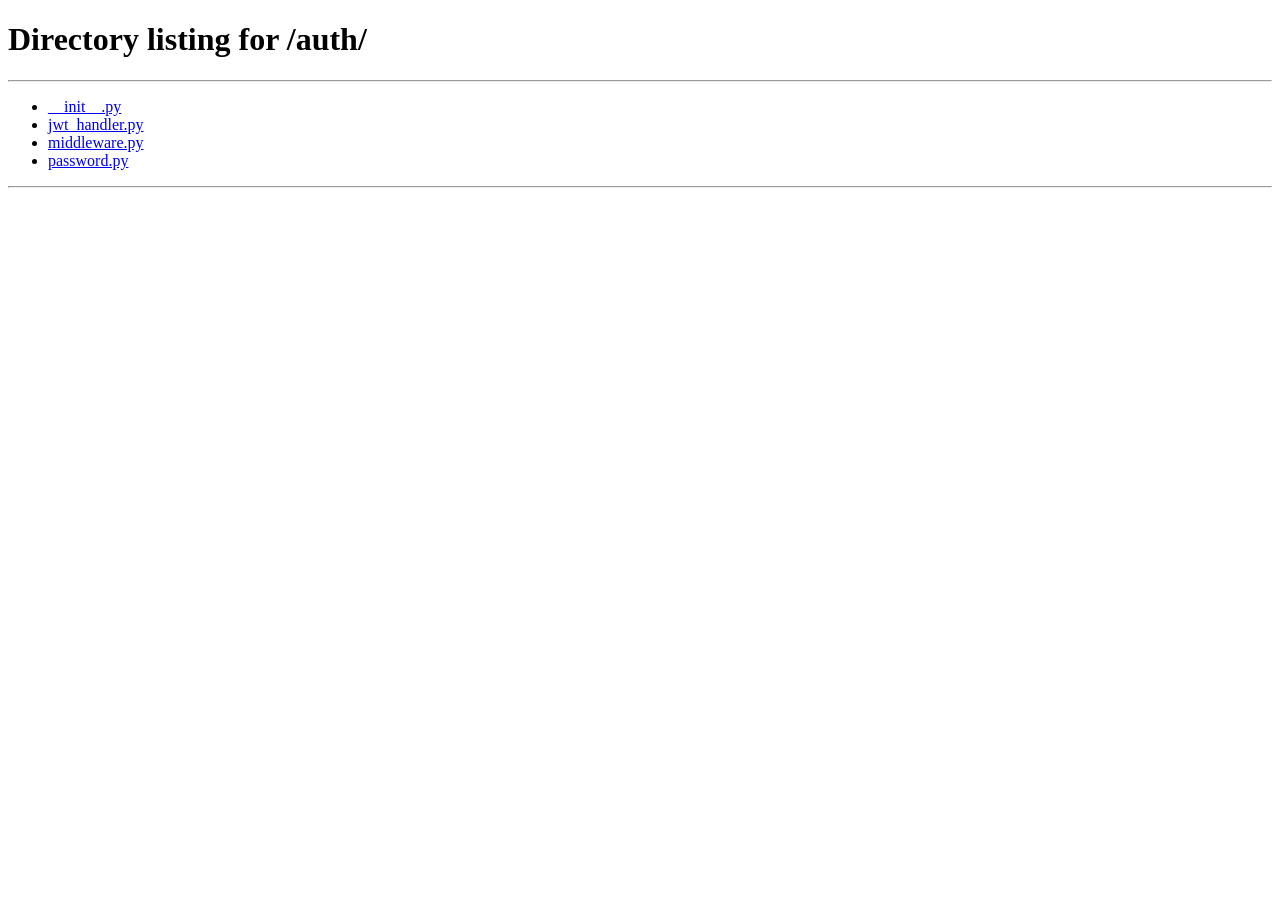
<file: static/index.html>
<!DOCTYPE html>
<html lang="en">
<head>
  <meta charset="UTF-8">
  <meta name="viewport" content="width=device-width, initial-scale=1.0">
  <title>SIGNAL CITY — Algorithm Strategy Game</title>
  <meta name="description" content="Build cities with real algorithms. An educational strategy game powered by Prim, Dijkstra, Max-Flow, and cutting-edge graph algorithms on real OpenStreetMap data.">
  <link rel="stylesheet" href="/static/css/civ6-theme.css">
</head>
<body>
  <div class="auth-container">
    <div style="text-align:center;">
      <div class="auth-logo">
        <h1>SIGNAL CITY</h1>
        <div class="subtitle">Loading...</div>
      </div>
    </div>
  </div>
  <script>
    // Router: check auth state and redirect
    (function() {
      const token = localStorage.getItem('sc_token');
      if (token) {
        window.location.replace('/select');
      } else {
        window.location.replace('/auth');
      }
    })();
  </script>
</body>
</html>
</file>
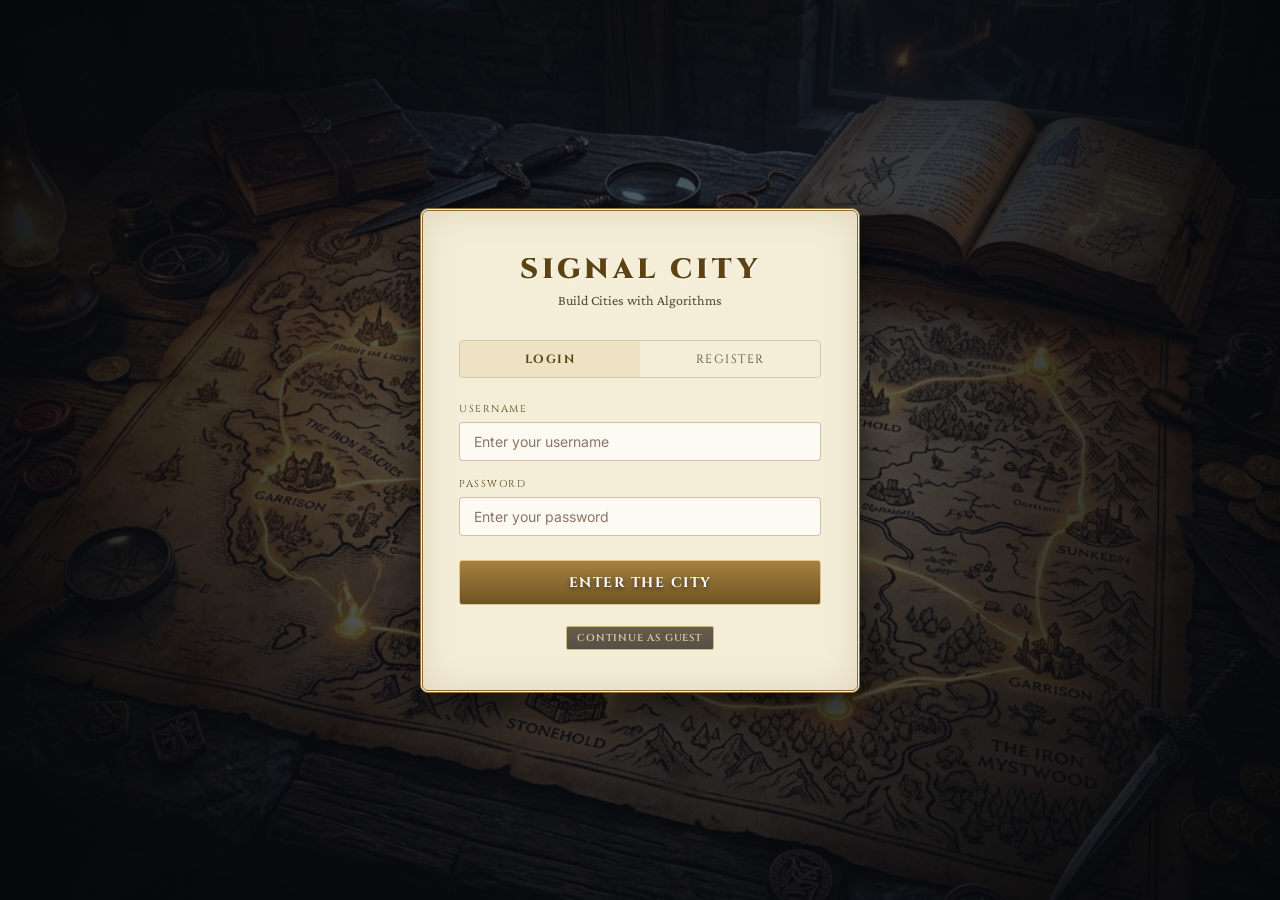
<file: static/auth.html>
<!DOCTYPE html>
<html lang="en">
<head>
  <meta charset="UTF-8">
  <meta name="viewport" content="width=device-width, initial-scale=1.0">
  <title>SIGNAL CITY — Login</title>
  <meta name="description" content="Sign in to Signal City - Build cities with real algorithms.">
  <link rel="stylesheet" href="/static/css/civ6-theme.css">
</head>
<body>
  <div class="auth-container" id="auth-page">
    <div class="auth-box animate-slide-up">
      <div class="auth-logo">
        <h1>SIGNAL CITY</h1>
        <div class="subtitle">Build Cities with Algorithms</div>
      </div>

      <!-- Tabs -->
      <div class="auth-tabs">
        <button class="auth-tab active" onclick="switchTab('login')" id="tab-login">Login</button>
        <button class="auth-tab" onclick="switchTab('register')" id="tab-register">Register</button>
      </div>

      <!-- Error -->
      <div class="auth-error" id="auth-error"></div>

      <!-- Login Form -->
      <div id="form-login">
        <div class="form-group">
          <label>Username</label>
          <input type="text" class="civ-input" id="login-username" placeholder="Enter your username" autocomplete="username">
        </div>
        <div class="form-group">
          <label>Password</label>
          <input type="password" class="civ-input" id="login-password" placeholder="Enter your password" autocomplete="current-password">
        </div>
        <button class="civ-btn-primary w-full" onclick="doLogin()" id="btn-login" style="width:100%;margin-top:8px;">
          Enter the City
        </button>
      </div>

      <!-- Register Form -->
      <div id="form-register" style="display:none;">
        <div class="form-group">
          <label>Username</label>
          <input type="text" class="civ-input" id="reg-username" placeholder="Choose a username" autocomplete="username">
        </div>
        <div class="form-group">
          <label>Email</label>
          <input type="email" class="civ-input" id="reg-email" placeholder="your@email.com" autocomplete="email">
        </div>
        <div class="form-group">
          <label>Password</label>
          <input type="password" class="civ-input" id="reg-password" placeholder="At least 4 characters" autocomplete="new-password">
        </div>

        <label style="font-family:var(--font-title);font-size:10px;text-transform:uppercase;letter-spacing:1.5px;color:var(--text-dim);display:block;margin-bottom:8px;">Choose Your Guild</label>
        <div class="guild-grid">
          <div class="guild-card selected" onclick="selectGuild(this,'Algorithm Mage')" data-guild="Algorithm Mage">
            <div class="emoji">🧙</div>
            <div class="name">Algorithm Mage</div>
          </div>
          <div class="guild-card" onclick="selectGuild(this,'Flow Architect')" data-guild="Flow Architect">
            <div class="emoji">🏗️</div>
            <div class="name">Flow Architect</div>
          </div>
          <div class="guild-card" onclick="selectGuild(this,'Chrono Strategist')" data-guild="Chrono Strategist">
            <div class="emoji">⏳</div>
            <div class="name">Chrono Strategist</div>
          </div>
          <div class="guild-card" onclick="selectGuild(this,'Data Ranger')" data-guild="Data Ranger">
            <div class="emoji">🌲</div>
            <div class="name">Data Ranger</div>
          </div>
        </div>

        <button class="civ-btn-primary w-full" onclick="doRegister()" id="btn-register" style="width:100%;margin-top:8px;">
          Create Account
        </button>
      </div>

      <div style="text-align:center;margin-top:20px;">
        <button class="civ-btn civ-btn-sm" onclick="guestLogin()" style="font-size:10px;opacity:0.7;">
          Continue as Guest
        </button>
      </div>
    </div>
  </div>

  <div class="toast-container" id="toast-container"></div>

  <script>
    let selectedGuild = 'Algorithm Mage';

    // Check if already logged in
    (function() {
      const token = localStorage.getItem('sc_token');
      if (token) {
        window.location.href = '/select';
      }
    })();

    function switchTab(tab) {
      document.getElementById('tab-login').classList.toggle('active', tab === 'login');
      document.getElementById('tab-register').classList.toggle('active', tab === 'register');
      document.getElementById('form-login').style.display = tab === 'login' ? 'block' : 'none';
      document.getElementById('form-register').style.display = tab === 'register' ? 'block' : 'none';
      hideError();
    }

    function selectGuild(el, guild) {
      document.querySelectorAll('.guild-card').forEach(c => c.classList.remove('selected'));
      el.classList.add('selected');
      selectedGuild = guild;
    }

    function showError(msg) {
      const el = document.getElementById('auth-error');
      el.textContent = msg;
      el.style.display = 'block';
    }
    function hideError() {
      document.getElementById('auth-error').style.display = 'none';
    }

    function showToast(msg, type = 'info') {
      const c = document.getElementById('toast-container');
      const t = document.createElement('div');
      t.className = `toast ${type}`;
      t.textContent = msg;
      c.appendChild(t);
      setTimeout(() => t.remove(), 4000);
    }

    async function doLogin() {
      hideError();
      const username = document.getElementById('login-username').value.trim();
      const password = document.getElementById('login-password').value;
      if (!username || !password) { showError('Please fill all fields'); return; }

      try {
        const res = await fetch('/api/auth/login', {
          method: 'POST',
          headers: { 'Content-Type': 'application/json' },
          body: JSON.stringify({ username, password }),
        });
        const data = await res.json();
        if (!res.ok) { showError(data.detail || 'Login failed'); return; }

        localStorage.setItem('sc_token', data.token);
        localStorage.setItem('sc_profile', JSON.stringify(data.profile));
        showToast('Welcome back, ' + data.profile.username + '!', 'success');
        setTimeout(() => window.location.href = '/select', 500);
      } catch (e) {
        showError('Connection error. Is the server running?');
      }
    }

    async function doRegister() {
      hideError();
      const username = document.getElementById('reg-username').value.trim();
      const email = document.getElementById('reg-email').value.trim();
      const password = document.getElementById('reg-password').value;
      if (!username || !email || !password) { showError('Please fill all fields'); return; }

      try {
        const res = await fetch('/api/auth/register', {
          method: 'POST',
          headers: { 'Content-Type': 'application/json' },
          body: JSON.stringify({ username, email, password, guild: selectedGuild }),
        });
        const data = await res.json();
        if (!res.ok) { showError(data.detail || 'Registration failed'); return; }

        localStorage.setItem('sc_token', data.token);
        localStorage.setItem('sc_profile', JSON.stringify(data.profile));
        showToast('Welcome to Signal City, ' + data.profile.username + '!', 'success');
        setTimeout(() => window.location.href = '/select', 500);
      } catch (e) {
        showError('Connection error. Is the server running?');
      }
    }

    function guestLogin() {
      const guestProfile = {
        _id: 'guest', username: 'Guest', guild: 'Algorithm Mage',
        avatar: '🧙', level: 1, xp: 0, xp_to_next: 150,
        coins: 500, research_points: 100, happiness: 75,
        population: 100, current_turn: 1,
        unlocked_algos: ['prim', 'dijkstra', 'fcfs'],
        completed_quests: [], achievements: [],
      };
      localStorage.setItem('sc_token', 'guest');
      localStorage.setItem('sc_profile', JSON.stringify(guestProfile));
      window.location.href = '/select';
    }

    // Enter key to submit
    document.getElementById('login-password')?.addEventListener('keydown', e => { if (e.key === 'Enter') doLogin(); });
    document.getElementById('reg-password')?.addEventListener('keydown', e => { if (e.key === 'Enter') doRegister(); });
  </script>
</body>
</html>
</file>
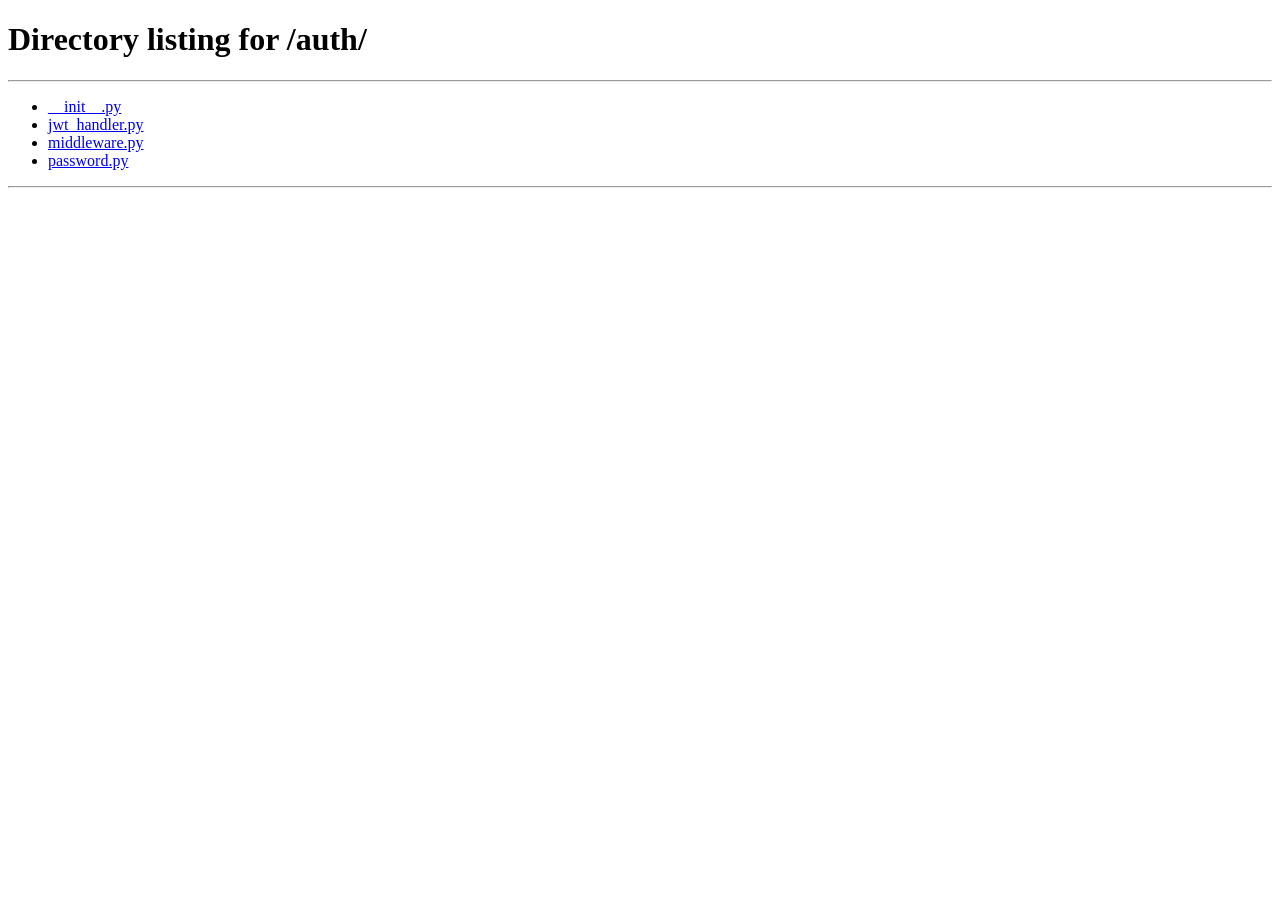
<file: static/mode-select.html>
<!DOCTYPE html>
<html lang="en">
<head>
  <meta charset="UTF-8">
  <meta name="viewport" content="width=device-width, initial-scale=1.0">
  <title>SIGNAL CITY — Choose Your Mode</title>
  <meta name="description" content="Choose between Map Explorer and City Builder modes in Signal City.">
  <link rel="stylesheet" href="/static/css/civ6-theme.css">
</head>
<body>
  <div class="mode-select-container" id="mode-page">
    <div style="text-align:center;width:90%;max-width:960px;">
      <!-- Header -->
      <div class="auth-logo" style="margin-bottom:40px;">
        <h1>SIGNAL CITY</h1>
        <div class="subtitle" id="welcome-text">Choose Your Expedition</div>
      </div>

      <!-- Profile bar -->
      <div style="display:flex;align-items:center;justify-content:center;gap:24px;margin-bottom:32px;flex-wrap:wrap;">
        <div class="resource-item"><span class="icon" id="prof-avatar">🧙</span> <span class="value" id="prof-name">Player</span></div>
        <div class="resource-item"><span class="icon">⭐</span> Lv.<span class="value" id="prof-level">1</span></div>
        <div class="resource-item"><span class="icon">🪙</span> <span class="value" id="prof-coins">500</span></div>
        <div class="resource-item"><span class="icon">🧪</span> <span class="value" id="prof-rp">100</span></div>
        <button class="civ-btn civ-btn-sm civ-btn-danger" onclick="logout()">Logout</button>
      </div>

      <!-- Mode Cards -->
      <div class="mode-select-grid">
        <div class="mode-card animate-slide-up" onclick="window.location.href='/mode1'" id="card-mode1">
          <div class="mode-icon">🗺️</div>
          <div class="mode-title">Signal Map</div>
          <div class="mode-desc">Explore real Indian cities on an interactive map. Run algorithms on actual road networks.</div>
          <div class="mode-features">
            <div class="mode-feature">Real OpenStreetMap data for 10 Indian cities</div>
            <div class="mode-feature">Leaflet map with algorithm visualization overlays</div>
            <div class="mode-feature">Focused DAA core: shortest path, A*, CH, max-flow, MST, PageRank, Leiden, k-median</div>
            <div class="mode-feature">NLP command bar — describe what you need in English</div>
            <div class="mode-feature">Algorithm efficiency grading (S/A/B/C/D)</div>
          </div>
        </div>

        <div class="mode-card animate-slide-up" onclick="window.location.href='/mode2'" id="card-mode2" style="animation-delay:0.1s;">
          <div class="mode-icon">🏰</div>
          <div class="mode-title">Signal Forge</div>
          <div class="mode-desc">Build your own city from scratch. Place buildings, roads, and infrastructure on an isometric grid.</div>
          <div class="mode-features">
            <div class="mode-feature">Isometric hex-grid city builder</div>
            <div class="mode-feature">Economy system: coins, power, population, happiness</div>
            <div class="mode-feature">Turn-based gameplay with Civ-style End Turn</div>
            <div class="mode-feature">Algorithmic building — MST for power, Dijkstra for roads</div>
            <div class="mode-feature">Weather events and district management</div>
          </div>
        </div>

        <div class="mode-card animate-slide-up" onclick="window.location.href='/impact'" id="card-impact" style="animation-delay:0.2s; border-color: #C5A059;">
          <div class="mode-icon">🎯</div>
          <div class="mode-title" style="color: #C5A059;">Impact Console</div>
          <div class="mode-desc">Decision-support system for real urban planning. Compare routes, optimize civic facilities, and detect transit inequity on Bengaluru datasets.</div>
          <div class="mode-features">
            <div class="mode-feature">Real BBMP ward boundary GIS overlays</div>
            <div class="mode-feature">Interactive start/end route comparison with runtime metrics</div>
            <div class="mode-feature">2024 research-grade civic service optimizer</div>
            <div class="mode-feature">Classic k-median facility siting with before/after response times</div>
            <div class="mode-feature">PageRank transit equity analysis on BMTC and BBMP data</div>
          </div>
        </div>
      </div>

      <!-- Leaderboard preview -->
      <div style="margin-top:32px;max-width:500px;margin-left:auto;margin-right:auto;">
        <div style="font-family:var(--font-title);font-size:11px;text-transform:uppercase;letter-spacing:1.5px;color:var(--gold);margin-bottom:10px;">
          🏆 Top Strategists
        </div>
        <div id="leaderboard-preview" style="font-size:12px;color:var(--text-dim);">Loading...</div>
      </div>
    </div>
  </div>

  <script>
    // Check auth
    (function() {
      const token = localStorage.getItem('sc_token');
      if (!token) { window.location.href = '/auth'; return; }
      const profile = JSON.parse(localStorage.getItem('sc_profile') || '{}');
      document.getElementById('prof-avatar').textContent = profile.avatar || '🧙';
      document.getElementById('prof-name').textContent = profile.username || 'Player';
      document.getElementById('prof-level').textContent = profile.level || 1;
      document.getElementById('prof-coins').textContent = profile.coins || 500;
      document.getElementById('prof-rp').textContent = profile.research_points || 100;
      document.getElementById('welcome-text').textContent = `Welcome, ${profile.username || 'Strategist'}`;
    })();

    function logout() {
      localStorage.removeItem('sc_token');
      localStorage.removeItem('sc_profile');
      window.location.href = '/auth';
    }

    // Load leaderboard
    (async function() {
      try {
        const res = await fetch('/api/leaderboard');
        const data = await res.json();
        const el = document.getElementById('leaderboard-preview');
        if (data.length === 0) {
          el.textContent = 'No entries yet. Be the first!';
          return;
        }
        el.innerHTML = data.slice(0, 5).map((e, i) =>
          `<div class="leaderboard-row">
            <div class="leaderboard-rank">#${i+1}</div>
            <div class="leaderboard-name">${e.avatar || '🧙'} ${e.username}</div>
            <div class="leaderboard-score">${(e.avg_efficiency || 0).toFixed(1)}%</div>
          </div>`
        ).join('');
      } catch (e) {
        document.getElementById('leaderboard-preview').textContent = 'Could not load leaderboard.';
      }
    })();
  </script>
</body>
</html>
</file>
<file: static/css/civ6-theme.css>
/* ═══════════════════════════════════════════════════════════════════════════
   SIGNAL CITY — Civilization 6 Design System
   Complete CSS theme with gold parchment panels, dark backgrounds,
   custom animations, and responsive game UI components.
   ═══════════════════════════════════════════════════════════════════════════ */

@import url('https://fonts.googleapis.com/css2?family=Cinzel:wght@400;600;700;800;900&family=Crimson+Pro:wght@300;400;500;600;700&family=JetBrains+Mono:wght@400;500;600&family=Inter:wght@400;500;600;700&display=swap');

/* ─── Design Tokens ────────────────────────────────────────────────────── */
:root {
  --bg-deepest: #050709;
  --bg-deep: #080A0D;
  --bg-dark: #0C0E14;
  --bg-panel: rgba(12, 14, 20, 0.96);
  --bg-panel-solid: #0D1018;
  --bg-card: rgba(18, 22, 32, 0.95);
  --bg-input: rgba(20, 24, 36, 0.9);
  --bg-hover: rgba(197, 160, 89, 0.06);

  --gold: #c5a059;
  --gold-light: #dfc38a;
  --gold-bright: #f0d78c;
  --gold-dim: #8a6d35;
  --gold-bg: rgba(197, 160, 89, 0.08);

  --border: rgba(197, 160, 89, 0.25);
  --border-hover: rgba(197, 160, 89, 0.45);
  --border-strong: rgba(197, 160, 89, 0.6);

  --teal: #1D9E75;
  --teal-dim: rgba(29, 158, 117, 0.15);
  --blue: #378ADD;
  --blue-dim: rgba(55, 138, 221, 0.15);
  --amber: #EF9F27;
  --amber-dim: rgba(239, 159, 39, 0.15);
  --red: #E24B4A;
  --red-dim: rgba(226, 75, 74, 0.15);
  --purple: #8B5CF6;
  --purple-dim: rgba(139, 92, 246, 0.15);

  --text-primary: #E8EDF3;
  --text-gold: #dfc38a;
  --text-dim: #8F9CAE;
  --text-muted: #5A6474;

  --font-title: 'Cinzel', serif;
  --font-body: 'Crimson Pro', 'Inter', serif;
  --font-ui: 'Inter', sans-serif;
  --font-mono: 'JetBrains Mono', monospace;

  --radius: 4px;
  --radius-lg: 8px;
  --shadow-panel: 0 10px 50px rgba(0,0,0,0.85), inset 0 0 20px rgba(197,160,89,0.06);
  --shadow-card: 0 4px 20px rgba(0,0,0,0.6);
  --shadow-glow: 0 0 20px rgba(197,160,89,0.25);

  --transition: all 0.25s ease;
}

/* ─── Reset & Base ─────────────────────────────────────────────────────── */
*, *::before, *::after { margin: 0; padding: 0; box-sizing: border-box; }

html, body {
  width: 100%; height: 100%;
  font-family: var(--font-ui);
  background: radial-gradient(circle, rgba(16, 22, 34, 0.55) 0%, rgba(8, 10, 15, 0.88) 100%), url('/static/assets/rpg_background.png');
  background-size: cover;
  background-position: center;
  background-repeat: no-repeat;
  color: var(--text-primary);
  overflow: hidden;
  -webkit-font-smoothing: antialiased;
}

::-webkit-scrollbar { width: 6px; }
::-webkit-scrollbar-track { background: var(--bg-deep); }
::-webkit-scrollbar-thumb { background: var(--gold-dim); border-radius: 3px; }

a { color: var(--gold); text-decoration: none; }
a:hover { color: var(--gold-light); }

/* ─── Typography ───────────────────────────────────────────────────────── */
.font-title { font-family: var(--font-title); }
.font-body { font-family: var(--font-body); }
.font-mono { font-family: var(--font-mono); }
.text-gold { color: var(--text-gold); }
.text-dim { color: var(--text-dim); }
.text-muted { color: var(--text-muted); }

/* ─── Civilization Panel ───────────────────────────────────────────────── */
.civ-panel {
  background: var(--bg-panel);
  border: 2px solid var(--gold);
  border-radius: var(--radius);
  box-shadow: var(--shadow-panel);
  position: relative;
}
.civ-panel::after {
  content: '';
  position: absolute;
  inset: 3px;
  border: 1px solid rgba(197,160,89,0.12);
  pointer-events: none;
  border-radius: 2px;
}

/* Panel with corner ornaments */
.civ-panel-ornate::before {
  content: '◆';
  position: absolute;
  top: -8px; left: 50%;
  transform: translateX(-50%);
  color: var(--gold);
  font-size: 10px;
  text-shadow: 0 0 8px rgba(197,160,89,0.5);
}

/* ─── Cards ────────────────────────────────────────────────────────────── */
.civ-card {
  background: var(--bg-card);
  border: 1px solid var(--border);
  border-radius: var(--radius);
  padding: 16px;
  transition: var(--transition);
  cursor: pointer;
}
.civ-card:hover {
  border-color: var(--border-hover);
  background: var(--bg-hover);
  box-shadow: var(--shadow-card);
  transform: translateY(-2px);
}
.civ-card.selected {
  border-color: var(--gold);
  box-shadow: var(--shadow-glow);
}

/* ─── Buttons ──────────────────────────────────────────────────────────── */
.civ-btn {
  display: inline-flex;
  align-items: center;
  justify-content: center;
  gap: 6px;
  background: linear-gradient(180deg, #2A2012, #140E06);
  border: 1px solid var(--gold);
  color: var(--gold-light);
  padding: 8px 18px;
  font-size: 12px;
  font-weight: 600;
  font-family: var(--font-title);
  cursor: pointer;
  transition: var(--transition);
  text-transform: uppercase;
  letter-spacing: 0.8px;
  border-radius: 2px;
  white-space: nowrap;
}
.civ-btn:hover:not(:disabled) {
  background: linear-gradient(180deg, #4A3A22, #241A0B);
  border-color: var(--gold-light);
  box-shadow: 0 0 15px rgba(197,160,89,0.3);
  transform: translateY(-1px);
}
.civ-btn:active:not(:disabled) {
  transform: translateY(0);
}
.civ-btn:disabled {
  opacity: 0.35;
  cursor: not-allowed;
}
.civ-btn.active, .civ-btn.selected {
  background: linear-gradient(180deg, var(--gold), #8A6D35);
  color: #0A0D12;
  border-color: var(--gold-light);
  box-shadow: 0 0 20px rgba(197,160,89,0.4);
}

.civ-btn-primary {
  background: linear-gradient(180deg, #a6813f, #6e5425);
  color: #ffffff;
  border: 1px solid var(--gold-light);
  padding: 12px 28px;
  font-family: var(--font-title);
  font-weight: 700;
  font-size: 14px;
  cursor: pointer;
  transition: var(--transition);
  letter-spacing: 1.5px;
  text-shadow: 0 2px 4px rgba(0,0,0,0.5);
  text-transform: uppercase;
  border-radius: 3px;
}
.civ-btn-primary:hover {
  background: linear-gradient(180deg, #c49a50, #8f6e33);
  box-shadow: 0 0 25px rgba(197,160,89,0.4);
  transform: translateY(-1px);
}

.civ-btn-sm {
  padding: 4px 10px;
  font-size: 10px;
}

.civ-btn-danger {
  background: linear-gradient(180deg, #4a1a1a, #2a0e0e);
  border-color: var(--red);
  color: #ff8888;
}
.civ-btn-danger:hover:not(:disabled) {
  background: linear-gradient(180deg, #6a2a2a, #3a1515);
  border-color: #ff6666;
}

/* Locked button */
.civ-btn.locked {
  opacity: 0.3;
  background: #111;
  border-color: rgba(255,255,255,0.05);
  color: #555;
}
.civ-btn.locked::after {
  content: '🔒';
  margin-left: 4px;
  font-size: 10px;
}

/* ─── Input Fields ─────────────────────────────────────────────────────── */
.civ-input {
  width: 100%;
  background: var(--bg-input);
  border: 1px solid var(--border);
  border-radius: var(--radius);
  color: var(--text-primary);
  padding: 10px 14px;
  font-family: var(--font-ui);
  font-size: 14px;
  transition: var(--transition);
  outline: none;
}
.civ-input:focus {
  border-color: var(--gold);
  box-shadow: 0 0 0 2px rgba(197,160,89,0.15);
}
.civ-input::placeholder {
  color: var(--text-muted);
}

/* ─── Resource Bar (Top HUD) ──────────────────────────────────────────── */
.resource-bar {
  display: flex;
  align-items: center;
  justify-content: space-between;
  background: linear-gradient(180deg, rgba(12,14,20,0.98), rgba(8,10,13,0.98));
  border-bottom: 2px solid var(--gold);
  padding: 0 20px;
  height: 52px;
  z-index: 100;
  position: relative;
}
.resource-bar::after {
  content: '';
  position: absolute;
  bottom: -6px;
  left: 0; right: 0;
  height: 4px;
  background: linear-gradient(90deg, transparent, rgba(197,160,89,0.2), transparent);
}

.resource-item {
  display: flex;
  align-items: center;
  gap: 6px;
  font-family: var(--font-mono);
  font-size: 13px;
  color: var(--text-gold);
}
.resource-item .icon {
  font-size: 16px;
}
.resource-item .value {
  color: var(--text-primary);
  font-weight: 600;
}

.resource-group {
  display: flex;
  align-items: center;
  gap: 20px;
}

/* ─── Grade Badges ─────────────────────────────────────────────────────── */
.grade-badge {
  display: inline-flex;
  align-items: center;
  justify-content: center;
  width: 36px;
  height: 36px;
  border-radius: 50%;
  font-family: var(--font-title);
  font-weight: 900;
  font-size: 18px;
  border: 2px solid;
}
.grade-S {
  background: linear-gradient(135deg, #FFD700, #FFA500);
  color: #1a0e00;
  border-color: #FFD700;
  box-shadow: 0 0 20px rgba(255,215,0,0.5);
  animation: gradeGlow 2s ease-in-out infinite;
}
.grade-A {
  background: linear-gradient(135deg, var(--teal), #15725a);
  color: white;
  border-color: var(--teal);
  box-shadow: 0 0 12px rgba(29,158,117,0.4);
}
.grade-B {
  background: linear-gradient(135deg, var(--blue), #2a6aaa);
  color: white;
  border-color: var(--blue);
  box-shadow: 0 0 12px rgba(55,138,221,0.3);
}
.grade-C {
  background: linear-gradient(135deg, var(--amber), #cc8520);
  color: #1a0e00;
  border-color: var(--amber);
}
.grade-D {
  background: linear-gradient(135deg, var(--red), #aa3535);
  color: white;
  border-color: var(--red);
}

@keyframes gradeGlow {
  0%, 100% { box-shadow: 0 0 20px rgba(255,215,0,0.5); }
  50% { box-shadow: 0 0 35px rgba(255,215,0,0.8); }
}

/* ─── Toast Notifications ──────────────────────────────────────────────── */
.toast-container {
  position: fixed;
  top: 64px;
  right: 16px;
  z-index: 9999;
  display: flex;
  flex-direction: column;
  gap: 8px;
  pointer-events: none;
}
.toast {
  pointer-events: auto;
  background: var(--bg-panel);
  border: 1px solid var(--border);
  border-radius: var(--radius);
  padding: 12px 16px;
  font-size: 13px;
  color: var(--text-primary);
  min-width: 280px;
  max-width: 400px;
  box-shadow: var(--shadow-card);
  animation: toastIn 0.3s ease;
  display: flex;
  align-items: center;
  gap: 10px;
}
.toast.success { border-left: 3px solid var(--teal); }
.toast.error { border-left: 3px solid var(--red); }
.toast.info { border-left: 3px solid var(--blue); }
.toast.warning { border-left: 3px solid var(--amber); }
.toast.achievement {
  border-left: 3px solid var(--gold);
  background: linear-gradient(135deg, var(--bg-panel), rgba(197,160,89,0.08));
}

@keyframes toastIn {
  from { opacity: 0; transform: translateX(40px); }
  to { opacity: 1; transform: translateX(0); }
}

/* ─── NLP Command Bar ──────────────────────────────────────────────────── */
.nlp-bar {
  display: flex;
  align-items: center;
  gap: 8px;
  background: var(--bg-input);
  border: 1px solid var(--border);
  border-radius: var(--radius);
  padding: 4px 4px 4px 12px;
  margin: 8px 0;
}
.nlp-bar input {
  flex: 1;
  background: transparent;
  border: none;
  color: var(--text-primary);
  font-family: var(--font-ui);
  font-size: 13px;
  outline: none;
}
.nlp-bar input::placeholder {
  color: var(--text-muted);
  font-style: italic;
}
.nlp-bar button {
  background: linear-gradient(180deg, var(--gold), var(--gold-dim));
  border: none;
  color: #0A0D12;
  padding: 6px 12px;
  border-radius: 2px;
  font-weight: 700;
  font-size: 11px;
  cursor: pointer;
  font-family: var(--font-title);
  transition: var(--transition);
}
.nlp-bar button:hover {
  box-shadow: 0 0 10px rgba(197,160,89,0.4);
}

/* ─── Big-O Meter ──────────────────────────────────────────────────────── */
.bigo-meter {
  background: var(--bg-card);
  border: 1px solid var(--border);
  border-radius: var(--radius);
  padding: 12px;
}
.bigo-bar-track {
  width: 100%;
  height: 8px;
  background: rgba(255,255,255,0.05);
  border-radius: 4px;
  overflow: hidden;
  margin: 8px 0;
}
.bigo-bar-fill {
  height: 100%;
  border-radius: 4px;
  transition: width 0.5s ease, background 0.5s ease;
}

/* ─── Algorithm Palette ────────────────────────────────────────────────── */
.algo-palette {
  display: flex;
  flex-direction: column;
  gap: 4px;
}
.algo-palette-category {
  font-family: var(--font-title);
  font-size: 10px;
  text-transform: uppercase;
  letter-spacing: 1.5px;
  color: var(--text-muted);
  padding: 8px 0 4px;
  border-bottom: 1px solid rgba(197,160,89,0.1);
}
.algo-palette-item {
  display: flex;
  align-items: center;
  justify-content: space-between;
  padding: 6px 10px;
  border-radius: 2px;
  cursor: pointer;
  transition: var(--transition);
  font-size: 12px;
}
.algo-palette-item:hover {
  background: var(--bg-hover);
}
.algo-palette-item .name {
  color: var(--text-gold);
  font-family: var(--font-body);
  font-weight: 500;
}
.algo-palette-item .cost {
  color: var(--text-muted);
  font-family: var(--font-mono);
  font-size: 10px;
}
.algo-palette-item.locked .name {
  color: var(--text-muted);
}

/* ─── XAI Panel ────────────────────────────────────────────────────────── */
.xai-panel {
  background: var(--bg-card);
  border: 1px solid var(--border);
  border-radius: var(--radius);
  padding: 12px;
  font-family: var(--font-body);
  font-size: 14px;
  line-height: 1.6;
  color: var(--text-dim);
  max-height: 200px;
  overflow-y: auto;
}
.xai-panel .highlight {
  color: var(--gold-light);
  font-weight: 600;
}

/* ─── Efficiency Report Card ───────────────────────────────────────────── */
.report-card {
  background: linear-gradient(135deg, var(--bg-card), rgba(197,160,89,0.04));
  border: 1px solid var(--gold);
  border-radius: var(--radius-lg);
  padding: 20px;
  animation: slideUpIn 0.4s ease;
}
.report-card-header {
  display: flex;
  align-items: center;
  gap: 16px;
  margin-bottom: 16px;
  padding-bottom: 12px;
  border-bottom: 1px solid var(--border);
}
.report-card-header .algo-name {
  font-family: var(--font-title);
  font-size: 16px;
  color: var(--gold-light);
  letter-spacing: 0.5px;
}
.report-card-header .algo-sub {
  font-size: 12px;
  color: var(--text-dim);
}
.report-stats {
  display: grid;
  grid-template-columns: 1fr 1fr;
  gap: 10px;
  margin-bottom: 14px;
}
.report-stat {
  display: flex;
  flex-direction: column;
  gap: 2px;
}
.report-stat .label {
  font-size: 10px;
  text-transform: uppercase;
  letter-spacing: 1px;
  color: var(--text-muted);
}
.report-stat .value {
  font-family: var(--font-mono);
  font-size: 14px;
  font-weight: 600;
  color: var(--text-primary);
}
.report-tips {
  background: rgba(197,160,89,0.05);
  border: 1px solid rgba(197,160,89,0.15);
  border-radius: var(--radius);
  padding: 10px 12px;
  font-size: 12px;
  color: var(--text-dim);
  line-height: 1.5;
}
.report-tips .tip-icon { color: var(--gold); margin-right: 4px; }

/* ─── Mission Cards ────────────────────────────────────────────────────── */
.mission-card {
  background: var(--bg-card);
  border: 1px solid var(--border);
  border-radius: var(--radius);
  padding: 12px;
  transition: var(--transition);
}
.mission-card:hover {
  border-color: var(--border-hover);
}
.mission-card.completed {
  opacity: 0.6;
  border-color: var(--teal);
}
.mission-card .title {
  font-family: var(--font-title);
  font-size: 13px;
  color: var(--gold-light);
  margin-bottom: 4px;
}
.mission-card .desc {
  font-size: 11px;
  color: var(--text-dim);
  margin-bottom: 8px;
}
.mission-card .rewards {
  display: flex;
  gap: 12px;
  font-size: 11px;
  font-family: var(--font-mono);
}
.mission-card .reward-item {
  display: flex;
  align-items: center;
  gap: 3px;
}

/* ─── Sidebar Layout ───────────────────────────────────────────────────── */
.sidebar {
  width: 360px;
  min-width: 340px;
  max-width: 600px;
  background: var(--bg-panel);
  border-right: 2px solid var(--gold);
  display: flex;
  flex-direction: column;
  overflow-y: auto;
  flex-shrink: 0;
}
.sidebar-right {
  border-right: none;
  border-left: 2px solid var(--gold);
}
.sidebar-section {
  padding: 12px 14px;
  border-bottom: 1px solid rgba(197,160,89,0.1);
}
.sidebar-title {
  font-family: var(--font-title);
  font-size: 11px;
  text-transform: uppercase;
  letter-spacing: 1.5px;
  color: var(--gold);
  margin-bottom: 8px;
}

/* ─── Game Layout ──────────────────────────────────────────────────────── */
.game-layout {
  display: flex;
  width: 100%;
  height: calc(100vh - 52px);
}
.game-center {
  flex: 1;
  position: relative;
  overflow: hidden;
}

/* ─── Bottom Bar ───────────────────────────────────────────────────────── */
.bottom-bar {
  position: absolute;
  bottom: 0;
  left: 0;
  right: 0;
  height: 52px;
  background: linear-gradient(0deg, rgba(8,10,13,0.98), rgba(8,10,13,0.9));
  border-top: 1px solid var(--border);
  display: flex;
  align-items: center;
  justify-content: space-between;
  padding: 0 16px;
  z-index: 50;
}

.end-turn-btn {
  background: linear-gradient(180deg, #c5a059, #8a6d35);
  color: #0A0D12;
  border: 2px solid var(--gold-light);
  padding: 8px 32px;
  font-family: var(--font-title);
  font-weight: 800;
  font-size: 14px;
  letter-spacing: 2px;
  cursor: pointer;
  transition: var(--transition);
  text-transform: uppercase;
  border-radius: 3px;
}
.end-turn-btn:hover {
  background: linear-gradient(180deg, #dfc38a, #a6813f);
  box-shadow: 0 0 30px rgba(197,160,89,0.5);
  transform: scale(1.02);
}

/* ─── Auth Page ────────────────────────────────────────────────────────── */
.auth-container {
  display: flex;
  align-items: center;
  justify-content: center;
  width: 100vw;
  height: 100vh;
  background: radial-gradient(circle at center, transparent 30%, rgba(5, 7, 9, 0.65) 100%);
}
.auth-box {
  width: 440px;
  background: #f4edd8; /* Premium warm parchment */
  border: 3px double var(--gold-dim);
  border-radius: var(--radius-lg);
  padding: 40px 36px;
  box-shadow: 0 15px 45px rgba(0,0,0,0.7), inset 0 0 35px rgba(138,109,53,0.18);
  color: #2b1d0c; /* Dark brown ink */
}
.auth-logo {
  text-align: center;
  margin-bottom: 32px;
}
.auth-logo h1 {
  font-family: var(--font-title);
  font-size: 28px;
  font-weight: 900;
  color: #5c4314; /* Deep rich golden-brown */
  letter-spacing: 4px;
  text-shadow: 1px 1px 2px rgba(255,255,255,0.7);
}
.auth-logo .subtitle {
  font-family: var(--font-body);
  font-size: 14px;
  color: #554433;
  margin-top: 4px;
}

.auth-tabs {
  display: flex;
  gap: 0;
  margin-bottom: 24px;
  border: 1px solid rgba(138, 109, 53, 0.3);
  border-radius: var(--radius);
  overflow: hidden;
}
.auth-tab {
  flex: 1;
  padding: 10px;
  text-align: center;
  font-family: var(--font-title);
  font-size: 12px;
  letter-spacing: 1.5px;
  text-transform: uppercase;
  background: transparent;
  color: #554433;
  border: none;
  cursor: pointer;
  transition: var(--transition);
}
.auth-tab.active {
  background: rgba(197, 160, 89, 0.15);
  color: #5c4314;
  font-weight: bold;
}

.form-group {
  margin-bottom: 16px;
}
.form-group label {
  display: block;
  font-family: var(--font-title);
  font-size: 10px;
  text-transform: uppercase;
  letter-spacing: 1.5px;
  color: #5c4314;
  margin-bottom: 6px;
}

.auth-box .civ-input {
  background: rgba(255, 255, 255, 0.7);
  border-color: rgba(138, 109, 53, 0.4);
  color: #1a0e00;
}
.auth-box .civ-input:focus {
  background: #ffffff;
  border-color: var(--gold-dim);
  box-shadow: 0 0 0 2px rgba(138, 109, 53, 0.1);
}
.auth-box .civ-input::placeholder {
  color: #887766;
}

/* Guild selector */
.guild-grid {
  display: grid;
  grid-template-columns: 1fr 1fr;
  gap: 8px;
  margin-bottom: 20px;
}
.guild-card {
  background: rgba(255, 255, 255, 0.5);
  border: 1px solid rgba(138, 109, 53, 0.3);
  border-radius: var(--radius);
  padding: 12px;
  text-align: center;
  cursor: pointer;
  transition: var(--transition);
  color: #2b1d0c;
}
.guild-card:hover {
  border-color: var(--gold-dim);
  background: rgba(197, 160, 89, 0.1);
}
.guild-card.selected {
  border-color: var(--gold);
  background: rgba(197, 160, 89, 0.22);
  box-shadow: 0 0 12px rgba(138, 109, 53, 0.15);
}
.guild-card .emoji {
  font-size: 24px;
  margin-bottom: 4px;
}
.guild-card .name {
  font-family: var(--font-title);
  font-size: 10px;
  color: #5c4314;
  letter-spacing: 0.5px;
  font-weight: 600;
}

.auth-error {
  background: var(--red-dim);
  border: 1px solid rgba(226,75,74,0.3);
  color: var(--red);
  padding: 8px 12px;
  border-radius: var(--radius);
  font-size: 12px;
  margin-bottom: 12px;
  display: none;
}

/* ─── Mode Select Page ─────────────────────────────────────────────────── */
.mode-select-container {
  display: flex;
  align-items: center;
  justify-content: center;
  width: 100vw;
  height: 100vh;
  background: radial-gradient(circle at center, transparent 40%, rgba(5, 7, 9, 0.7) 100%);
}
.mode-select-grid {
  display: grid;
  grid-template-columns: 1fr 1fr;
  gap: 24px;
  max-width: 900px;
  width: 90%;
}
.mode-card {
  background: #f4edd8; /* Warm parchment texture */
  border: 2px solid var(--gold-dim);
  border-radius: var(--radius-lg);
  padding: 40px 32px;
  text-align: center;
  cursor: pointer;
  transition: var(--transition);
  position: relative;
  overflow: hidden;
  box-shadow: 0 10px 35px rgba(0,0,0,0.6), inset 0 0 25px rgba(138,109,53,0.12);
  color: #2b1d0c;
}
.mode-card:hover {
  border-color: var(--gold);
  transform: translateY(-4px);
  box-shadow: 0 15px 45px rgba(0,0,0,0.7), 0 0 25px rgba(197,160,89,0.3);
  background: #fcf8ee;
}
.mode-card .mode-icon {
  font-size: 48px;
  margin-bottom: 16px;
}
.mode-card .mode-title {
  font-family: var(--font-title);
  font-size: 20px;
  color: #5c4314;
  letter-spacing: 2px;
  margin-bottom: 8px;
  text-shadow: 1px 1px 1px rgba(255,255,255,0.8);
}
.mode-card .mode-desc {
  font-family: var(--font-body);
  font-size: 14px;
  color: #3d2f20;
  line-height: 1.6;
}
.mode-card .mode-features {
  margin-top: 16px;
  text-align: left;
}
.mode-card .mode-feature {
  font-size: 12px;
  color: #4a3b2b;
  padding: 4px 0;
  display: flex;
  align-items: center;
  gap: 6px;
}
.mode-card .mode-feature::before {
  content: '◆';
  color: var(--gold);
  font-size: 8px;
}

/* ─── Hex Grid (Mode 2 — Phaser overlay) ───────────────────────────────── */
.hex-cell {
  fill: rgba(20,24,36,0.6);
  stroke: rgba(197,160,89,0.15);
  stroke-width: 1;
  transition: fill 0.2s;
  cursor: pointer;
}
.hex-cell:hover {
  fill: rgba(197,160,89,0.08);
  stroke: rgba(197,160,89,0.3);
}

/* ─── Tab System ───────────────────────────────────────────────────────── */
.tab-bar {
  display: flex;
  gap: 0;
  border-bottom: 1px solid var(--border);
  margin-bottom: 10px;
}
.tab-btn {
  flex: 1;
  padding: 8px 4px;
  font-family: var(--font-title);
  font-size: 10px;
  letter-spacing: 1px;
  text-transform: uppercase;
  color: var(--text-muted);
  background: none;
  border: none;
  cursor: pointer;
  border-bottom: 2px solid transparent;
  transition: var(--transition);
}
.tab-btn:hover { color: var(--text-dim); }
.tab-btn.active {
  color: var(--gold-light);
  border-bottom-color: var(--gold);
}
.tab-content { display: none; }
.tab-content.active { display: block; }

/* ─── Progress Bar ─────────────────────────────────────────────────────── */
.xp-bar {
  width: 100%;
  height: 6px;
  background: rgba(255,255,255,0.05);
  border-radius: 3px;
  overflow: hidden;
}
.xp-bar-fill {
  height: 100%;
  background: linear-gradient(90deg, var(--gold-dim), var(--gold));
  border-radius: 3px;
  transition: width 0.5s ease;
}

/* ─── Leaderboard ──────────────────────────────────────────────────────── */
.leaderboard-row {
  display: flex;
  align-items: center;
  gap: 12px;
  padding: 8px 12px;
  border-bottom: 1px solid rgba(197,160,89,0.06);
}
.leaderboard-rank {
  font-family: var(--font-title);
  font-size: 14px;
  font-weight: 700;
  color: var(--gold);
  min-width: 24px;
}
.leaderboard-name {
  flex: 1;
  font-size: 13px;
  color: var(--text-primary);
}
.leaderboard-score {
  font-family: var(--font-mono);
  font-size: 12px;
  color: var(--text-gold);
}

/* ─── Animations ───────────────────────────────────────────────────────── */
@keyframes slideUpIn {
  from { opacity: 0; transform: translateY(20px); }
  to { opacity: 1; transform: translateY(0); }
}
@keyframes fadeIn {
  from { opacity: 0; }
  to { opacity: 1; }
}
@keyframes pulse {
  0%, 100% { opacity: 1; }
  50% { opacity: 0.7; }
}
@keyframes shimmer {
  0% { background-position: -200% center; }
  100% { background-position: 200% center; }
}

.animate-slide-up { animation: slideUpIn 0.4s ease; }
.animate-fade-in { animation: fadeIn 0.3s ease; }
.animate-pulse { animation: pulse 2s infinite; }

/* ─── Leaflet Map Overrides ────────────────────────────────────────────── */
.leaflet-container {
  background: var(--bg-deepest) !important;
}
.leaflet-control-zoom a {
  background: var(--bg-panel) !important;
  color: var(--gold) !important;
  border: 1px solid var(--border) !important;
}
.leaflet-control-attribution {
  background: rgba(8,10,13,0.8) !important;
  color: var(--text-muted) !important;
  font-size: 10px !important;
}

/* ─── Utility Classes ──────────────────────────────────────────────────── */
.flex { display: flex; }
.flex-col { flex-direction: column; }
.items-center { align-items: center; }
.justify-between { justify-content: space-between; }
.justify-center { justify-content: center; }
.gap-1 { gap: 4px; }
.gap-2 { gap: 8px; }
.gap-3 { gap: 12px; }
.gap-4 { gap: 16px; }
.p-2 { padding: 8px; }
.p-3 { padding: 12px; }
.p-4 { padding: 16px; }
.mt-2 { margin-top: 8px; }
.mt-3 { margin-top: 12px; }
.mb-2 { margin-bottom: 8px; }
.mb-3 { margin-bottom: 12px; }
.w-full { width: 100%; }
.hidden { display: none !important; }
.text-sm { font-size: 12px; }
.text-xs { font-size: 10px; }
.text-center { text-align: center; }
.overflow-y-auto { overflow-y: auto; }
.flex-1 { flex: 1; }
.relative { position: relative; }

/* ─── Drag Resizer ─────────────────────────────────────────────────────── */
.resizer {
  width: 6px;
  background: rgba(197, 160, 89, 0.2);
  cursor: col-resize;
  transition: background 0.15s ease;
  z-index: 100;
  flex-shrink: 0;
  border-left: 1px solid rgba(0, 0, 0, 0.5);
  border-right: 1px solid rgba(0, 0, 0, 0.5);
}
.resizer:hover, .resizer:active {
  background: var(--gold);
}

.poi-tooltip {
  background: rgba(12, 14, 20, 0.96) !important;
  border: 1px solid var(--gold) !important;
  color: var(--text-primary) !important;
  font-family: var(--font-ui) !important;
  font-size: 11px !important;
  padding: 6px 10px !important;
  box-shadow: var(--shadow-card) !important;
  border-radius: var(--radius) !important;
}

/* ─── Modal Backdrop & Content ─────────────────────────────────────────── */
.modal-backdrop {
  position: fixed;
  top: 0; left: 0; right: 0; bottom: 0;
  background: rgba(5, 7, 9, 0.85);
  backdrop-filter: blur(4px);
  z-index: 1000;
  display: flex;
  align-items: center;
  justify-content: center;
}
.modal-content {
  background: var(--bg-panel-solid);
  border: 2px solid var(--gold);
  border-radius: var(--radius);
  box-shadow: 0 10px 40px rgba(0,0,0,0.9), inset 0 0 30px rgba(197,160,89,0.08);
  padding: 24px;
}
.tech-node {
  background: rgba(20, 24, 36, 0.9);
  border: 1px solid var(--border);
  padding: 12px 16px;
  border-radius: var(--radius);
  display: flex;
  justify-content: space-between;
  align-items: center;
  transition: var(--transition);
  margin-bottom: 8px;
}
.tech-node.unlocked {
  border-color: var(--teal);
  background: rgba(29, 158, 117, 0.04);
}
.tech-node.locked {
  border-color: var(--border);
  opacity: 0.85;
}
.tech-node:hover {
  border-color: var(--gold);
  box-shadow: var(--shadow-glow);
}

/* ─── Analytics Panel Styles ───────────────────────────────────────────── */
#analytics-section {
  display: flex;
  flex-direction: column;
}

#analytics-section canvas {
  border: 1px solid rgba(197, 160, 89, 0.15);
  box-shadow: inset 0 0 10px rgba(0, 0, 0, 0.5);
  border-radius: var(--radius);
}

#comparison-table-container-1, #comparison-table-container-2 {
  scrollbar-width: thin;
  scrollbar-color: var(--gold-dim) var(--bg-deep);
}

#comparison-table-container-1::-webkit-scrollbar, #comparison-table-container-2::-webkit-scrollbar {
  width: 4px;
}

#comparison-table-container-1::-webkit-scrollbar-thumb, #comparison-table-container-2::-webkit-scrollbar-thumb {
  background: var(--gold-dim);
}

#comparison-table-container-1 tr:hover, #comparison-table-container-2 tr:hover {
  background: rgba(255, 255, 255, 0.03);
}

#comparison-table-container-1 th, #comparison-table-container-2 th {
  font-family: var(--font-title);
  text-transform: uppercase;
  font-size: 8px;
  letter-spacing: 0.5px;
}
</file>
